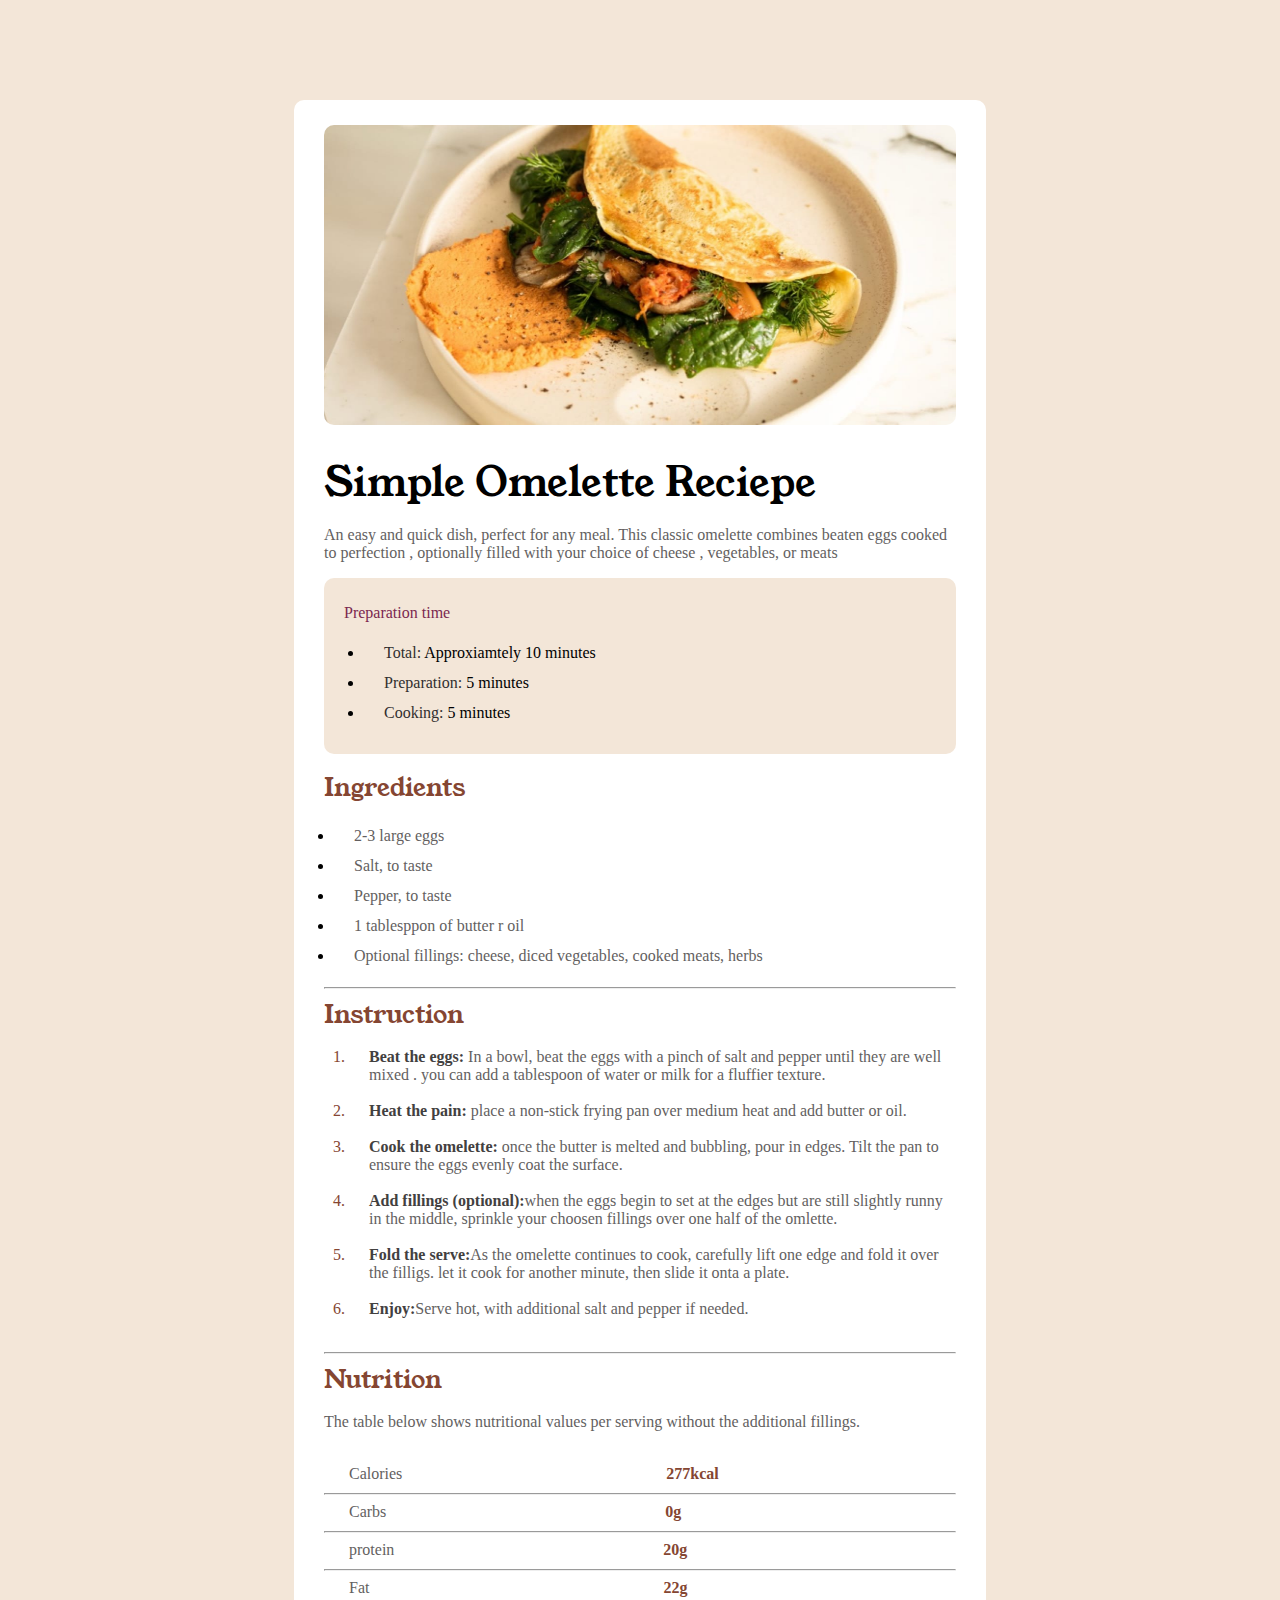
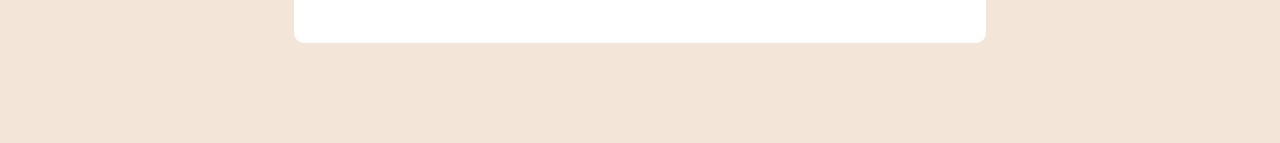
<file: index.html>
<!DOCTYPE html>
<html lang="en">
<head>
  <meta charset="UTF-8">
  <meta name="viewport" content="width=device-width, initial-scale=1.0">
  <title>Reciepe page</title>
  <link rel="stylesheet" href="reciepe.css">
  <link rel="preconnect" href="https://fonts.googleapis.com">
<link rel="preconnect" href="https://fonts.gstatic.com" crossorigin>
<link href="https://fonts.googleapis.com/css2?family=Young+Serif&display=swap" rel="stylesheet">
<link rel="preconnect" href="https://fonts.googleapis.com">
<link rel="preconnect" href="https://fonts.gstatic.com" crossorigin>
</head>
<body>
        <div class="header">
              <img class="image-omelette" src="image-omelette.jpeg">
              <p class="heading">Simple Omelette Reciepe
                </p>
                <p class="description"> An easy and quick dish, perfect for any meal. This classic omelette combines beaten eggs cooked to perfection , optionally filled with your choice of cheese , vegetables, or meats</p>
               <div class="qualification">
                <p class="Preparation-time"><span class="preparation">Preparation time</span><br>
                <ul class="preparation-ul">
                <li><span class="total">Total: </span>Approxiamtely 10 minutes<br></li>
                <li>  <span class="preparation-timing">Preparation:</span> 5 minutes<br></li>
                <li> <span class="cooking">Cooking:</span> 5 minutes          </li>
                </ul>
                </div>
              </p>
              <p><span class="ingredient">Ingredients</span>
                <ul class="component">
                 <li><span>2-3 large eggs </span><br></li> 
                  <li><span>Salt, to taste </span><br></li> 
                   <li><span>Pepper, to taste</span><br></li> 
                 <li><span>1 tablesppon of butter r oil</span><br></li> 
                  <li> <span>Optional fillings: cheese, diced vegetables, cooked meats, herbs</span></li> 
                </ul>
                <hr>
                <span class="instruction"> Instruction</span>
                <ol class="instruction-menu">
                    <li><p><span class="title">Beat the eggs:</span> <span class="content">In a bowl, beat the eggs with a pinch of salt and pepper until they are well mixed . you can add a tablespoon of water or milk for a fluffier texture.</span></p>  </li><br>
                    <li><p><span class="title">Heat the pain: </span> <span class="content">place a non-stick frying pan over medium heat and add butter or oil. </span></p></li> <br>
                   <li><p><span class="title">Cook the omelette: </span> <span class="content">once the butter is melted and bubbling, pour in edges. Tilt the pan to ensure the eggs evenly coat the surface.</span></p></li><br>
                   <li><p><span class="title">Add fillings (optional):</span><span class="content">when the eggs begin to set at the edges but are still slightly runny  in the middle, sprinkle your choosen fillings over one half of the omlette.</span> </p></li> <br>
                   <li><p><span class="title">Fold the serve:</span><span class="content">As the omelette continues to cook, carefully lift one edge and fold it over the filligs. let it cook for another minute, then slide it onta a plate.</span> </p></li><br>
                   <li><p><span class="title">Enjoy:</span><span class="content">Serve hot, with additional salt and pepper if needed.</span></p></li>
                   <br>
                </ol>
                <hr>
                  <span class="nutrition">Nutrition</span><br>
                  <p class="nutrition-description">
                    The table below shows nutritional values per serving without the additional fillings. </p><br>
                   
                    <p class="ingrdient-values">Calories <span class="value-1">277kcal</span></p>
                    <hr>
                    <p class="ingrdient-values">Carbs <span class="value-2">0g</span></p>
                    <hr>
                    <p class="ingrdient-values">protein <span class="value-3">20g</span></p>
                    <hr>
                    <p class="ingrdient-values">Fat <span class="value-4">22g</span></p>
            </p>
        </div>
</body>
</html>
</file>
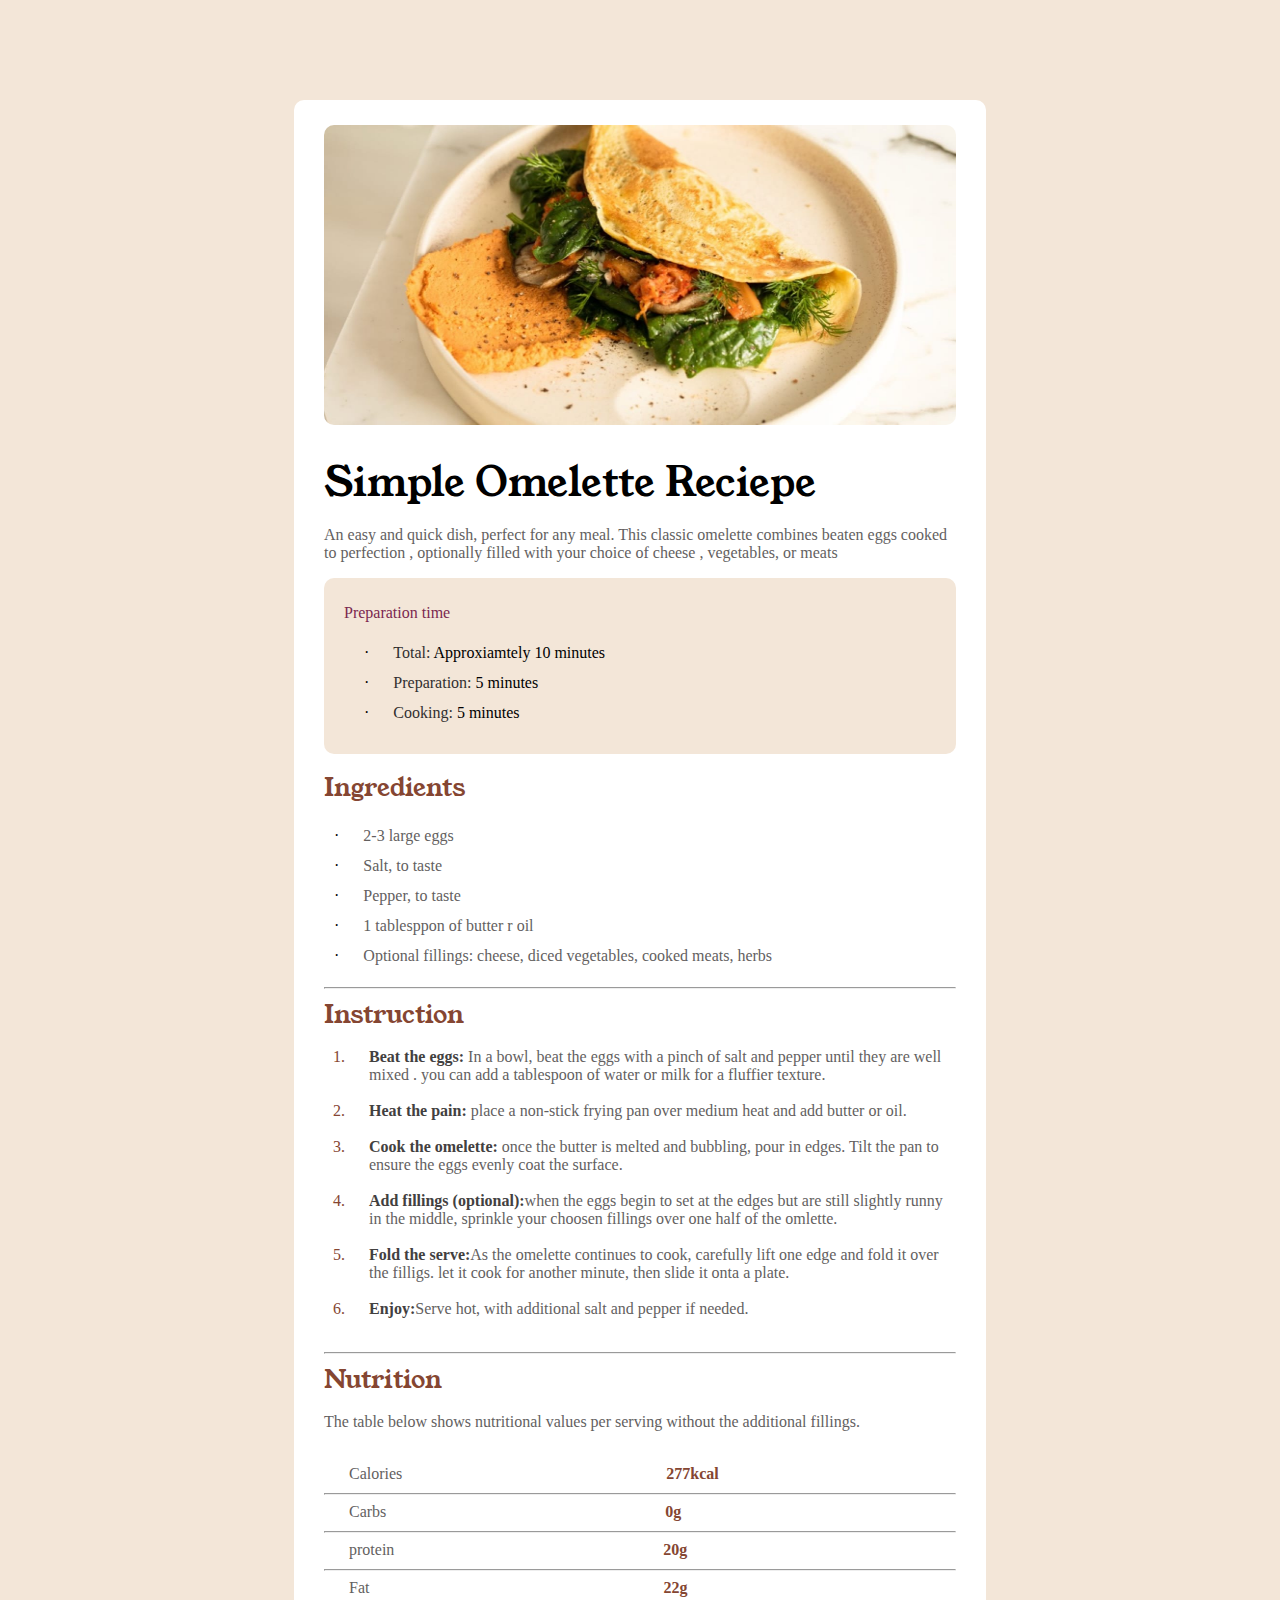
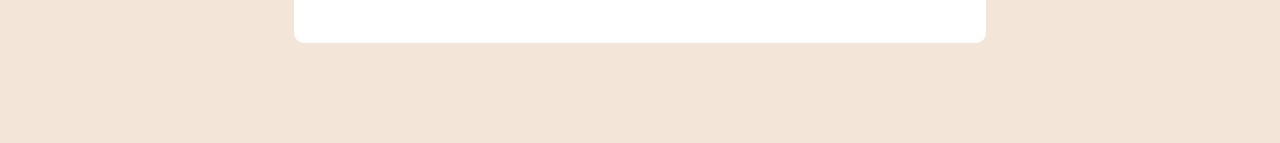
<file: recipe-page-main/index.html>
<!DOCTYPE html>
<html lang="en">
<head>
  <meta charset="UTF-8">
  <meta name="viewport" content="width=device-width, initial-scale=1.0">
  <title>Reciepe page</title>
  <link rel="stylesheet" href="reciepe.css">
  <link rel="preconnect" href="https://fonts.googleapis.com">
<link rel="preconnect" href="https://fonts.gstatic.com" crossorigin>
<link href="https://fonts.googleapis.com/css2?family=Young+Serif&display=swap" rel="stylesheet">
<link rel="preconnect" href="https://fonts.googleapis.com">
<link rel="preconnect" href="https://fonts.gstatic.com" crossorigin>




</head>
<body>
        <div class="header">
              <img class="image-omelette" src="assets/images/image-omelette.jpeg">
              <p class="heading">Simple Omelette Reciepe
                </p>
                <p class="description"> An easy and quick dish, perfect for any meal. This classic omelette combines beaten eggs cooked to perfection , optionally filled with your choice of cheese , vegetables, or meats</p>
               <div class="qualification">
                <p class="Preparation-time"><span class="preparation">Preparation time</span><br>
                <ul>
                &middot; <span class="total">Total: </span>Approxiamtely 10 minutes<br>
                &middot;  <span class="preparation-timing">Preparation:</span> 5 minutes<br>
                &middot; <span class="cooking">Cooking:</span> 5 minutes                  </ul>
                </div>
              </p>
              <p><span class="ingredient">Ingredients</span>
                <ul class="component">
                  &middot; <span>2-3 large eggs </span><br>
                  &middot; <span>Salt, to taste </span><br>
                  &middot; <span>Pepper, to taste</span><br>
                  &middot; <span>1 tablesppon of butter r oil</span><br>
                  &middot; <span>Optional fillings: cheese, diced vegetables, cooked meats, herbs</span>
                </ul>
                <hr>
                <span class="instruction"> Instruction</span>
                <ol class="instruction-menu">
                    <li><p><span class="title">Beat the eggs:</span> <span class="content">In a bowl, beat the eggs with a pinch of salt and pepper until they are well mixed . you can add a tablespoon of water or milk for a fluffier texture.</span></p>  </li><br>
                    <li><p><span class="title">Heat the pain: </span> <span class="content">place a non-stick frying pan over medium heat and add butter or oil. </span></p></li> <br>
                   <li><p><span class="title">Cook the omelette: </span> <span class="content">once the butter is melted and bubbling, pour in edges. Tilt the pan to ensure the eggs evenly coat the surface.</span></p></li><br>
                   <li><p><span class="title">Add fillings (optional):</span><span class="content">when the eggs begin to set at the edges but are still slightly runny  in the middle, sprinkle your choosen fillings over one half of the omlette.</span> </p></li> <br>
                   <li><p><span class="title">Fold the serve:</span><span class="content">As the omelette continues to cook, carefully lift one edge and fold it over the filligs. let it cook for another minute, then slide it onta a plate.</span> </p></li><br>
                   <li><p><span class="title">Enjoy:</span><span class="content">Serve hot, with additional salt and pepper if needed.</span></p></li>
                   <br>
                </ol>
                <hr>
                  <span class="nutrition">Nutrition</span><br>
                  <p class="nutrition-description">
                    The table below shows nutritional values per serving without the additional fillings. </p><br>
                   
                    <p class="ingrdient-values">Calories <span class="value-1">277kcal</span></p>
                    <hr>
                    <p class="ingrdient-values">Carbs <span class="value-2">0g</span></p>
                    <hr>
                    <p class="ingrdient-values">protein <span class="value-3">20g</span></p>
                    <hr>
                    <p class="ingrdient-values">Fat <span class="value-4">22g</span></p>
            </p>
        </div>
</body>
</html>
</file>
<file: reciepe.css>
body {
   background-color: hsl(30, 54%, 90%);
   font-size: 16px;
}



.header{
    background-color: white;
    height: 100%;
    width: 50%;
    position: relative;
    justify-self: center;
    padding: 30px;
    border-radius: 10px;
    margin-top: 100px;
    margin-bottom: 100px;
    font-family: outfit;
    font-weight: 500;
}




.image-omelette{
    width: 100%;
    height: 300px ;
    position: relative;
    border-radius: 10px;
    margin-top: -5px;
    margin-left: -px;
}

.heading{
    font-size: 40px;
    font-family: young serif;
    margin-top: 25px;
    margin-bottom: 15px;
}

.description{
    color: rgb(99, 95, 95);
    margin-top: 0;
}

.preparation-time{
    height: 150px;
    padding-top: 100px;
    font-family: outfit;
    font-weight: 500;
    width: 100%;
    
}

.preparation{
    position: relative;
    left: 20px;
    color: hsl(332, 51%, 32%);
    margin-bottom: 0px;
}

.total,
.preparation-timing,
.cooking{
    padding-left: 20px;
    font-weight: 500;
    color: rgb(49, 47, 47);
    line-height: 30px;
}

.preparation-time ul{
   color:  rgb(99, 95, 95);
   padding: 0px;
   padding-left: 30px;
}

.qualification{
   background-color: hsl(30, 54%, 90%);
   padding-bottom: 10px;
   padding-top: 10px;
   border-radius: 10px;
}

.ingredient{
     color: hsl(14, 45%, 36%);
     font-size: 25px;
     font-family: young serif;
}

.component{
    padding-left: 10px;
}

.component span{
    padding-left: 20px;
    color:  rgb(99, 95, 95);
     line-height: 30px;
}

.instruction{
        color: hsl(14, 45%, 36%);
     font-size: 25px;
     font-family: young serif;
}

.instruction-menu{
    padding-left: 25px;
    color:  rgb(99, 95, 95);
}

.instruction-menu li{
   color: hsl(14, 45%, 36%);
}

.title{
    color: rgb(66, 64, 64);
    font-weight: 700;
}

.content{
    color:  rgb(99, 95, 95);
}

.instruction-menu p{
    padding: 0;
    margin: 0;
    padding-left: 20px;
}

.ingrdient-values{
    color:  rgb(99, 95, 95);
    margin: 0;
    margin-bottom: 10px;
    padding-left: 25px;
}

.nutrition-description{
     color:  rgb(99, 95, 95);
}

.nutrition{
    color: hsl(14, 45%, 36%);
    font-size: 25px ;
    font-family: young serif;
    font-size: 700;
}

.value-1{
    padding-left: 260px;
    color: hsl(14, 45%, 36%);
    font-weight: 700;
}

.value-2{
    padding-left: 275px;
    color: hsl(14, 45%, 36%);
    font-weight: 700;
}

.value-3{
    padding-left: 265px;
    color: hsl(14, 45%, 36%);
    font-weight: 700;
}

.value-4{
    padding-left: 290px;
    color: hsl(14, 45%, 36%);
    font-weight: 700;
}

@media  (max-width: 768px) {
    body{
        font-size: 18px;
    }
    
    .header{
        width: 50%;
        padding: 25px;
        
    }

    .image-omelette{
        width: 100%;
        height: 190px;
        margin-bottom: 15px;
    }

    .heading{
        font-size: 25px;
        width: 100%;
        margin-top: 0;
    }

.preparation{
    position: relative;
    left: 20px;
    color: hsl(332, 51%, 32%);
    margin-bottom: 0px;
    font-size: 25px;
}

.total,
.preparation-timing,
.cooking{
    font-weight: 500;
    color: rgb(49, 47, 47);
    line-height: 30px;
}

.preparation-time ul{
   color:  rgb(99, 95, 95);
   padding: 0px;
   padding-left: 30px;
  margin-top: 0;
}

.ingredient,
.instruction,
.nutrition{
        font-size: 25px;
}

.value-1{
    padding-left: 160px;
    color: hsl(14, 45%, 36%);
    font-weight: 700;
}

.value-2{
    padding-left: 180px;
    color: hsl(14, 45%, 36%);
    font-weight: 700;
}

.value-3{
    padding-left: 170px;
    color: hsl(14, 45%, 36%);
    font-weight: 700;
}

.value-4{
    padding-left: 200px;
    color: hsl(14, 45%, 36%);
    font-weight: 700;
}
}


@media  (min-width: 320px) and (max-width: 425px) {
    body{
        font-size: 12px;
    }
    
    .header{
        width: 50%;
        padding: 12px;
        
    }

    .image-omelette{
        width: 100%;
        height: 110px;
        margin-bottom: 12px;
    }

    .heading{
        font-size: 15px;
        width: 100%;
        margin-top: 0;
    }

    .preparation{
        position: relative;
        left: 15px;
        color: hsl(332, 51%, 32%);
        margin-bottom: 0px;
        font-size: 13px;
    }

.total,
.preparation-timing,
.cooking{
    font-weight: 500;
    color: rgb(49, 47, 47);
    line-height: 20px;
    padding: 0;
}

.preparation-ul{
   color:  rgb(99, 95, 95);
   padding-left: 28px;
}

.ingredient,
.instruction,
.nutrition{
        font-size: 13px;
}

.component{
    padding-left: 20px;
    padding-right: 0;
}

.component span{
   padding-left: 0;
    color:  rgb(99, 95, 95);
     line-height: 25px;
}

.instruction-menu {
    padding: 0;
    margin: 0;
    margin-top: 10px;
    padding-left: 20px;
}

.instruction-menu p{
    padding-left: 0;
}

.value-1{
    padding-left: 60px;
    color: hsl(14, 45%, 36%);
    font-weight: 700;
}

.value-2{
    padding-left: 80px;
    color: hsl(14, 45%, 36%);
    font-weight: 700;
}

.value-3{
    padding-left: 70px;
    color: hsl(14, 45%, 36%);
    font-weight: 700;
}

.value-4{
    padding-left: 90px;
    color: hsl(14, 45%, 36%);
    font-weight: 700;
}

.ingrdient-values{
    color:  rgb(99, 95, 95);
    margin: 0;
    margin-bottom: 10px;
    padding-left: 0px;
}

}
</file>
<file: recipe-page-main/reciepe.css>
body {
   background-color: hsl(30, 54%, 90%);
   font-size: 16px;
}



.header{
    background-color: white;
    width: 50%;
    position: relative;
    justify-self: center;
    padding: 30px;
    border-radius: 10px;
    margin-top: 100px;
    margin-bottom: 100px;
    font-family: outfit;
    font-weight: 500;
}

@media (max-width: 320px){
    body{
        font-size: 10px;
    }

    .header{
        margin-top: 50px;
        width: 50%;
        padding: 30px;
        border-radius: 10px;
    }
    
    .image-omelette{
        width: 20px;
        height: 50px;
    }

}


.image-omelette{
    width: 100%;
    height: 300px ;
    position: relative;
    border-radius: 10px;
    margin-top: -5px;
    margin-left: -px;
}

.heading{
    font-size: 40px;
    font-family: young serif;
    margin-top: 25px;
    margin-bottom: 15px;
}

.description{
    color: rgb(99, 95, 95);
    margin-top: 0;
}

.preparation-time{
    height: 150px;
    padding-top: 100px;
    font-family: outfit;
    font-weight: 500;
    width: 100%;
    
}

.preparation{
    position: relative;
    left: 20px;
    color: hsl(332, 51%, 32%);
    margin-bottom: 0px;
}

.total,
.preparation-timing,
.cooking{
    padding-left: 20px;
    font-weight: 500;
    color: rgb(49, 47, 47);
    line-height: 30px;
}

.preparation-time ul{
   color:  rgb(99, 95, 95);
   padding: 0px;
   padding-left: 30px;
}

.qualification{
   background-color: hsl(30, 54%, 90%);
   padding-bottom: 10px;
   padding-top: 10px;
   border-radius: 10px;
}

.ingredient{
     color: hsl(14, 45%, 36%);
     font-size: 25px;
     font-family: young serif;
}

.component{
    padding-left: 10px;
}

.component span{
    padding-left: 20px;
    color:  rgb(99, 95, 95);
     line-height: 30px;
}

.instruction{
        color: hsl(14, 45%, 36%);
     font-size: 25px;
     font-family: young serif;
}

.instruction-menu{
    padding-left: 25px;
    color:  rgb(99, 95, 95);
}

.instruction-menu li{
   color: hsl(14, 45%, 36%);
}

.title{
    color: rgb(66, 64, 64);
    font-weight: 700;
}

.content{
    color:  rgb(99, 95, 95);
}

.instruction-menu p{
    padding: 0;
    margin: 0;
    padding-left: 20px;
}

.ingrdient-values{
    color:  rgb(99, 95, 95);
    margin: 0;
    margin-bottom: 10px;
    padding-left: 25px;
}

.nutrition-description{
     color:  rgb(99, 95, 95);
}

.nutrition{
    color: hsl(14, 45%, 36%);
    font-size: 25px ;
    font-family: young serif;
    font-size: 700;
}

.value-1{
    padding-left: 260px;
    color: hsl(14, 45%, 36%);
    font-weight: 700;
}

.value-2{
    padding-left: 275px;
    color: hsl(14, 45%, 36%);
    font-weight: 700;
}

.value-3{
    padding-left: 265px;
    color: hsl(14, 45%, 36%);
    font-weight: 700;
}

.value-4{
    padding-left: 290px;
    color: hsl(14, 45%, 36%);
    font-weight: 700;
}
</file>
